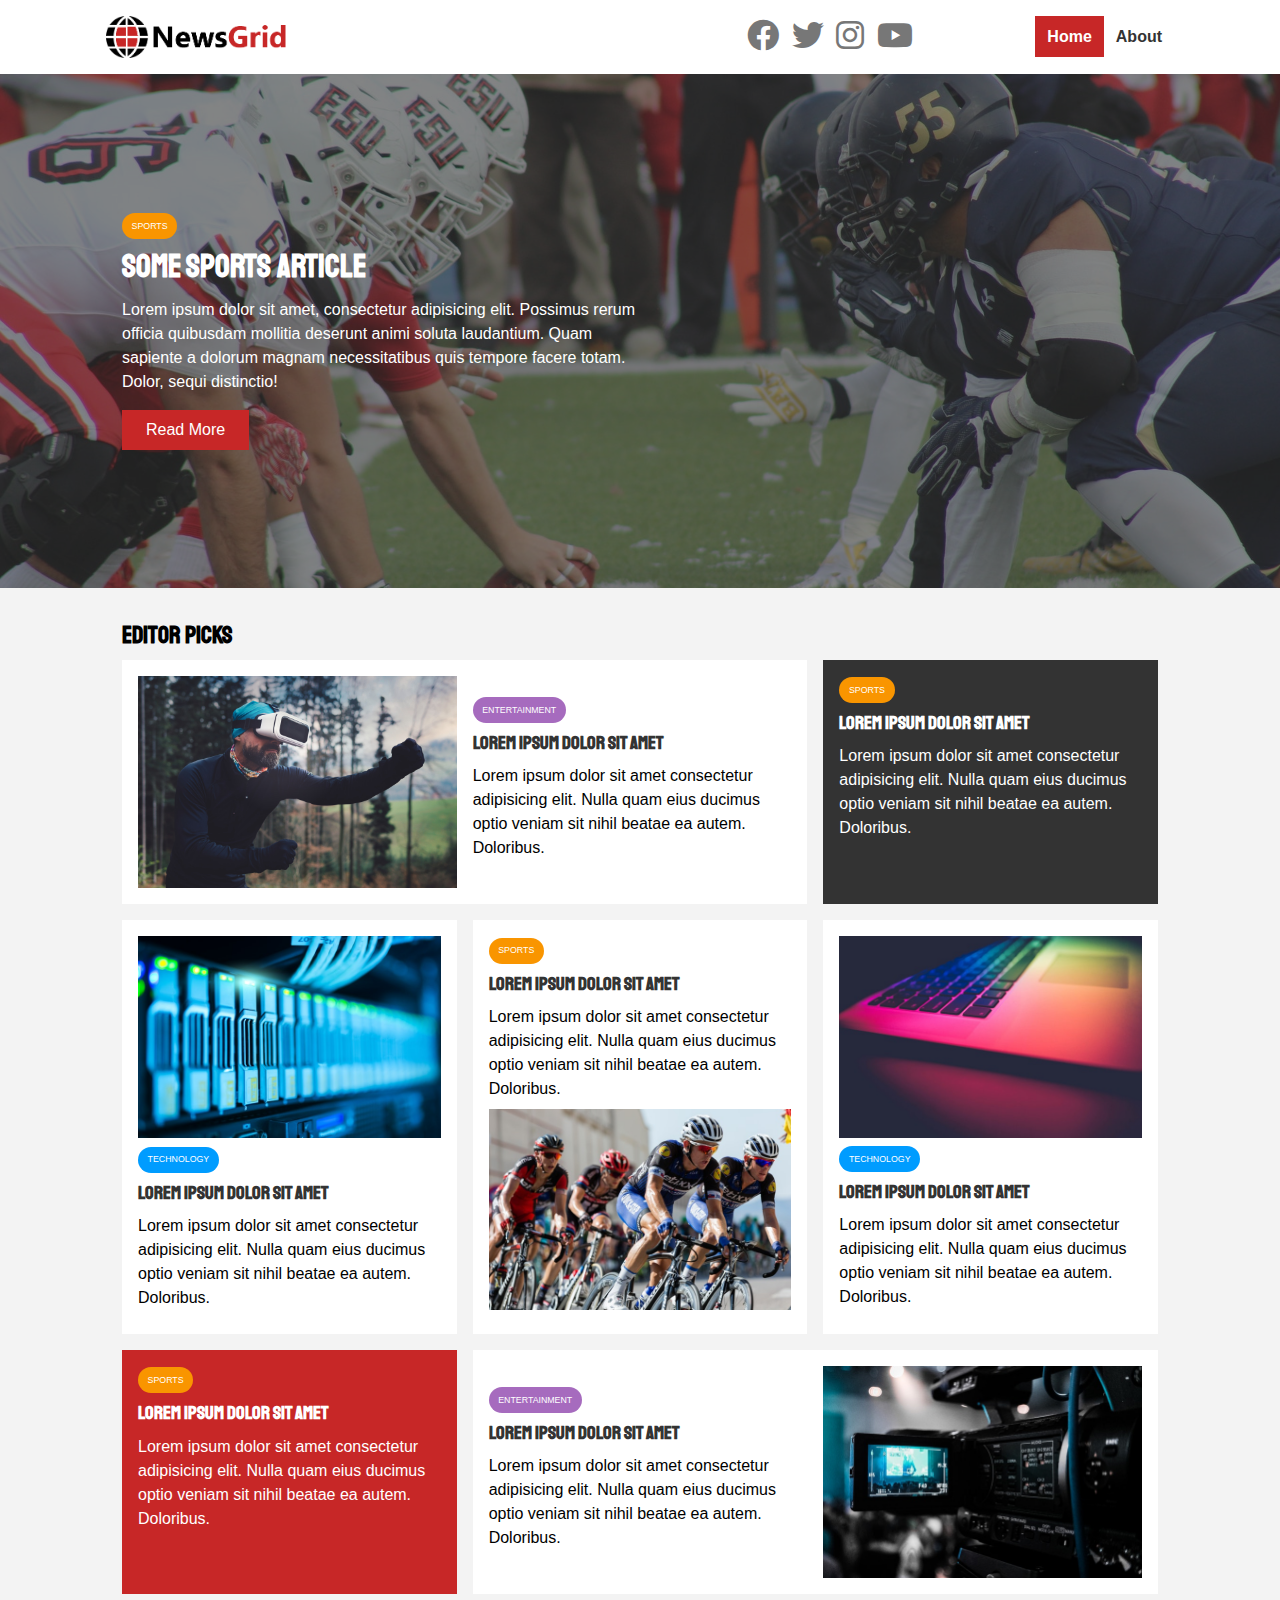
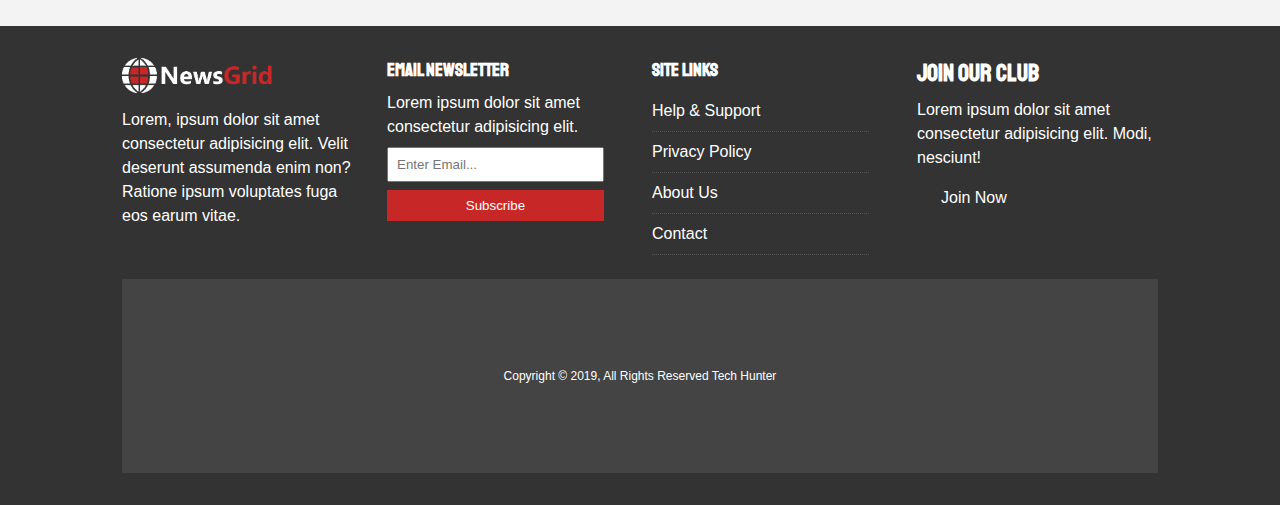
<file: index.html>
<!DOCTYPE html>
<html lang="en">
<head>
  <meta charset="UTF-8">
  <meta name="viewport" content="width=device-width, initial-scale=1.0">
  <link rel="stylesheet" href="https://cdnjs.cloudflare.com/ajax/libs/font-awesome/6.0.0/css/all.min.css">
  <link rel="preconnect" href="https://fonts.googleapis.com">
<link rel="preconnect" href="https://fonts.gstatic.com" crossorigin>
<link href="https://fonts.googleapis.com/css2?family=Open+Sans:wght@300;400&family=Quicksand:wght@400;500&family=Roboto:wght@100&family=Staatliches&display=swap" rel="stylesheet">
<link rel="stylesheet" href="css/style.css">  
<link rel="stylesheet" media="screen and (max-width: 768px)" href="css/mobile.css">
<link rel="shortcut icon" type="image/x-icon" href="/favicon.ico">
  <title>NewsGrid | Latest News</title>
</head>
<body>
  <nav id="main-nav">
    <div class="container">
      <img src="image_resources/logo.png" alt="NewsGrid" class="logo">
      <div class="social">
        <a href="http://facebook.com" target="_blank"><i class="fab fa-facebook fa-2x"></i></a>
        <a href="http://twitter.com" target="_blank"><i class="fab fa-twitter fa-2x"></i></a>
        <a href="http://instagram.com" target="_blank"><i class="fab fa-instagram fa-2x"></i></a>
        <a href="http://youtube.com" target="_blank"><i class="fab fa-youtube fa-2x"></i></a>
      </div>
      <ul>
        <li><a class="current" href="index.html">Home</a></li>
        <li><a href="about.html">About</a></li>
      </ul>
    </div>
  </nav>

  <!-- Showcase -->
  <header id="showcase">
    <div class="container">
      <div class="showcase-container">
        <div class="showcase-content">
          <div class="category category-sports">Sports</div>
          <h1>Some Sports Article</h1>
          <p>Lorem ipsum dolor sit amet, consectetur adipisicing elit. Possimus rerum officia quibusdam mollitia deserunt animi soluta laudantium. Quam sapiente a dolorum magnam necessitatibus quis tempore facere totam. Dolor, sequi distinctio!</p>
          <a href="article.html" class="btn btn-primary">Read More</a>
        </div>
      </div>
    </div>
  </header>

<section id="home-articles" class="py-2">
    <div class="container">
        <h2>Editor Picks</h2>
        <div class="articles-container">
          <article class="card">
            <img src="image_resources/articles/ent1.jpg" alt="">
            <div>
              <div class="category category-ent">Entertainment</div>
              <h3>
                <a href="article.html">Lorem ipsum dolor sit amet</a>
              </h3>
              <p>Lorem ipsum dolor sit amet consectetur adipisicing elit. Nulla quam eius ducimus optio veniam sit nihil beatae ea autem. Doloribus.</p>
            </div>
          </article>
          <article class="card bg-dark">
            <div class="category category-sports">Sports</div>
            <h3>
              <a href="article.html">Lorem ipsum dolor sit amet</a>
            </h3>
            <p>Lorem ipsum dolor sit amet consectetur adipisicing elit. Nulla quam eius ducimus optio veniam sit nihil beatae ea autem. Doloribus.</p>
          </article>
          <article class="card">
            <img src="image_resources/articles/tech1.jpg" alt="">
            <div class="category category-tech">Technology</div>
            <h3>
              <a href="article.html">Lorem ipsum dolor sit amet</a>
            </h3>
            <p>Lorem ipsum dolor sit amet consectetur adipisicing elit. Nulla quam eius ducimus optio veniam sit nihil beatae ea autem. Doloribus.</p>
          </article>
          <article class="card">
            <div class="category category-sports">Sports</div>
            <h3>
              <a href="article.html">Lorem ipsum dolor sit amet</a>
            </h3>
            <p>Lorem ipsum dolor sit amet consectetur adipisicing elit. Nulla quam eius ducimus optio veniam sit nihil beatae ea autem. Doloribus.</p>
            <img src="image_resources/articles/sports1.jpg" alt="">
          </article>
          <article class="card">
            <img src="image_resources/articles/tech2.jpg" alt="">
            <div class="category category-tech">Technology</div>
            <h3>
              <a href="article.html">Lorem ipsum dolor sit amet</a>
            </h3>
            <p>Lorem ipsum dolor sit amet consectetur adipisicing elit. Nulla quam eius ducimus optio veniam sit nihil beatae ea autem. Doloribus.</p>
          </article>
          <article class="card bg-primary">
            <div class="category category-sports">Sports</div>
            <h3>
              <a href="article.html">Lorem ipsum dolor sit amet</a>
            </h3>
            <p>Lorem ipsum dolor sit amet consectetur adipisicing elit. Nulla quam eius ducimus optio veniam sit nihil beatae ea autem. Doloribus.</p>
          </article>
          <article class="card">
            <div>
              <div class="category category-ent">Entertainment</div>
              <h3>
                <a href="article.html">Lorem ipsum dolor sit amet</a>
              </h3>
              <p>Lorem ipsum dolor sit amet consectetur adipisicing elit. Nulla quam eius ducimus optio veniam sit nihil beatae ea autem. Doloribus.</p>
            </div>
            <img src="image_resources/articles/ent2.jpg" alt="">
          </article>
        </div>
    </div>
  </section>

<!-- Footer -->
  <footer id="main-footer" class="py-2">
    <div class="container footer-container">
      <div>
        <img src="image_resources/logo_light.png" alt="NewsGrid">
        <p>Lorem, ipsum dolor sit amet consectetur adipisicing elit. Velit deserunt assumenda enim non? Ratione ipsum voluptates fuga eos earum vitae.</p>
      </div>
      <div>
        <h3>Email Newsletter</h3>
        <p>Lorem ipsum dolor sit amet consectetur adipisicing elit.</p>
        <form>
          <input type="email" placeholder="Enter Email...">
          <input type="submit" value="Subscribe" class="btn btn-primary">
        </form>
      </div>
      <div>
        <h3>Site Links</h3>
        <ul class="list">
          <li><a href="#">Help & Support</a></li>
          <li><a href="#">Privacy Policy</a></li>
          <li><a href="#">About Us</a></li>
          <li><a href="#">Contact</a></li>
        </ul>
      </div>
      <div>
        <h2>Join Our Club</h2>
        <p>Lorem ipsum dolor sit amet consectetur adipisicing elit. Modi, nesciunt!</p>
        <a href="#" class="btn btn-secondary">Join Now</a>
      </div>
      <div>
        <p>
          Copyright &copy; 2019, All Rights Reserved Tech Hunter
        </p>
      </div>
    </div>
  </footer>


</body>
</html>
</file>
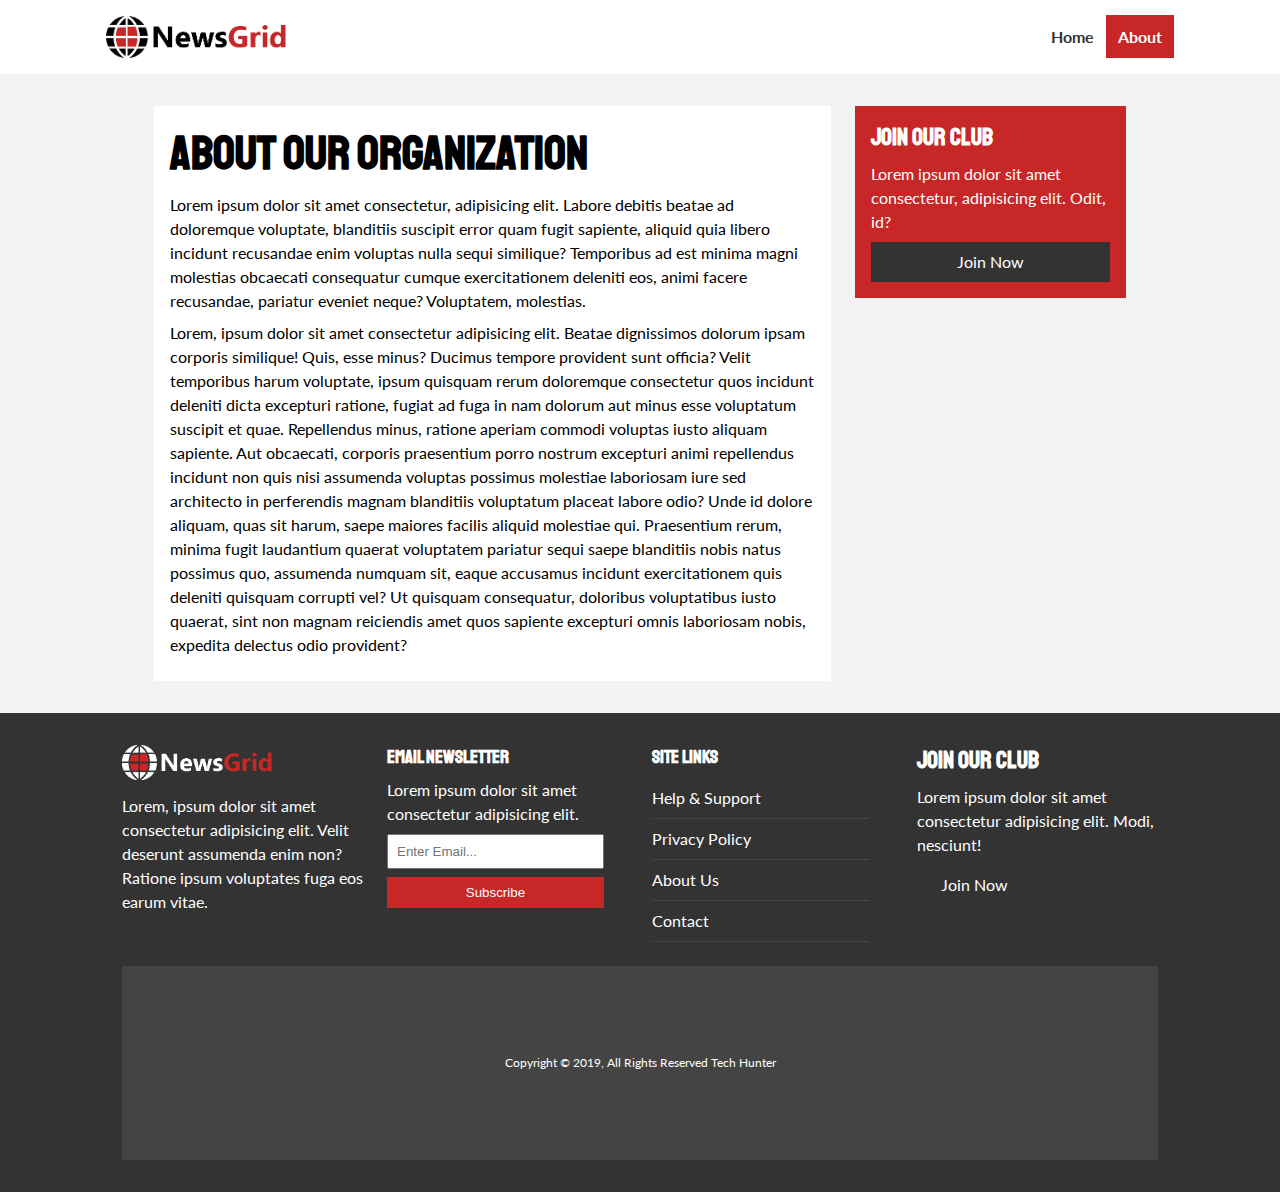
<file: about.html>
<!DOCTYPE html>
<html lang="en">
<head>
  <meta charset="UTF-8">
  <meta name="viewport" content="width=device-width, initial-scale=1.0">
  <meta http-equiv="X-UA-Compatible" content="ie=edge">
  <link rel="stylesheet" href="https://use.fontawesome.com/releases/v5.6.3/css/all.css" integrity="sha384-UHRtZLI+pbxtHCWp1t77Bi1L4ZtiqrqD80Kn4Z8NTSRyMA2Fd33n5dQ8lWUE00s/" crossorigin="anonymous">
  <link href="https://fonts.googleapis.com/css?family=Lato|Staatliches" rel="stylesheet">
  <link rel="stylesheet" href="css/style.css">
  <link rel="stylesheet" media="screen and (max-width: 768px)" href="css/mobile.css">
  <link rel="shortcut icon" type="image/x-icon" href="favicon.ico">
  <title>NewsGrid | About</title>
</head>
<body>
  <nav id="main-nav">
    <div class="container">
      <img src="image_resources/logo.png" alt="NewsGrid" class="logo">
      <div class="social">
        <a href="http://facebook.com" target="_blank"><i class="fab fa-facebook fa-2x"></i></a>
        <a href="http://twitter.com" target="_blank"><i class="fab fa-twitter fa-2x"></i></a>
        <a href="http://instagram.com" target="_blank"><i class="fab fa-instagram fa-2x"></i></a>
        <a href="http://youtube.com" target="_blank"><i class="fab fa-youtube fa-2x"></i></a>
      </div>
      <ul>
        <li><a href="index.html">Home</a></li>
        <li><a class="current" href="about.html">About</a></li>
      </ul>
    </div>
  </nav>

  <section id="about">
    <div class="container">
      <div class="page-container">
        <article class="card">
          <h1 class="l-heading">About Our Organization</h1>
          <p>Lorem ipsum dolor sit amet consectetur, adipisicing elit. Labore debitis beatae ad doloremque voluptate, blanditiis suscipit error quam fugit sapiente, aliquid quia libero incidunt recusandae enim voluptas nulla sequi similique? Temporibus ad est minima magni molestias obcaecati consequatur cumque exercitationem deleniti eos, animi facere recusandae, pariatur eveniet neque? Voluptatem, molestias.</p>
          <p>Lorem, ipsum dolor sit amet consectetur adipisicing elit. Beatae dignissimos dolorum ipsam corporis similique! Quis, esse minus? Ducimus tempore provident sunt officia? Velit temporibus harum voluptate, ipsum quisquam rerum doloremque consectetur quos incidunt deleniti dicta excepturi ratione, fugiat ad fuga in nam dolorum aut minus esse voluptatum suscipit et quae. Repellendus minus, ratione aperiam commodi voluptas iusto aliquam sapiente. Aut obcaecati, corporis praesentium porro nostrum excepturi animi repellendus incidunt non quis nisi assumenda voluptas possimus molestiae laboriosam iure sed architecto in perferendis magnam blanditiis voluptatum placeat labore odio? Unde id dolore aliquam, quas sit harum, saepe maiores facilis aliquid molestiae qui. Praesentium rerum, minima fugit laudantium quaerat voluptatem pariatur sequi saepe blanditiis nobis natus possimus quo, assumenda numquam sit, eaque accusamus incidunt exercitationem quis deleniti quisquam corrupti vel? Ut quisquam consequatur, doloribus voluptatibus iusto quaerat, sint non magnam reiciendis amet quos sapiente excepturi omnis laboriosam nobis, expedita delectus odio provident?</p>
        </article>
        <aside class="card bg-primary">
          <h2>Join Our Club</h2>
          <p>Lorem ipsum dolor sit amet consectetur, adipisicing elit. Odit, id?</p>
          <a href="#" class="btn btn-dark btn-block">Join Now</a>
        </aside>
      </div>
    </div>
  </section>

  <!-- Footer -->
  <footer id="main-footer" class="py-2">
    <div class="container footer-container">
      <div>
        <img src="image_resources/logo_light.png" alt="NewsGrid">
        <p>Lorem, ipsum dolor sit amet consectetur adipisicing elit. Velit deserunt assumenda enim non? Ratione ipsum voluptates fuga eos earum vitae.</p>
      </div>
      <div>
        <h3>Email Newsletter</h3>
        <p>Lorem ipsum dolor sit amet consectetur adipisicing elit.</p>
        <form>
          <input type="email" placeholder="Enter Email...">
          <input type="submit" value="Subscribe" class="btn btn-primary">
        </form>
      </div>
      <div>
        <h3>Site Links</h3>
        <ul class="list">
          <li><a href="#">Help & Support</a></li>
          <li><a href="#">Privacy Policy</a></li>
          <li><a href="#">About Us</a></li>
          <li><a href="#">Contact</a></li>
        </ul>
      </div>
      <div>
        <h2>Join Our Club</h2>
        <p>Lorem ipsum dolor sit amet consectetur adipisicing elit. Modi, nesciunt!</p>
        <a href="#" class="btn btn-secondary">Join Now</a>
      </div>
      <div>
        <p>
          Copyright &copy; 2019, All Rights Reserved Tech Hunter
        </p>
      </div>
    </div>
  </footer>

</body>
</html>
</file>
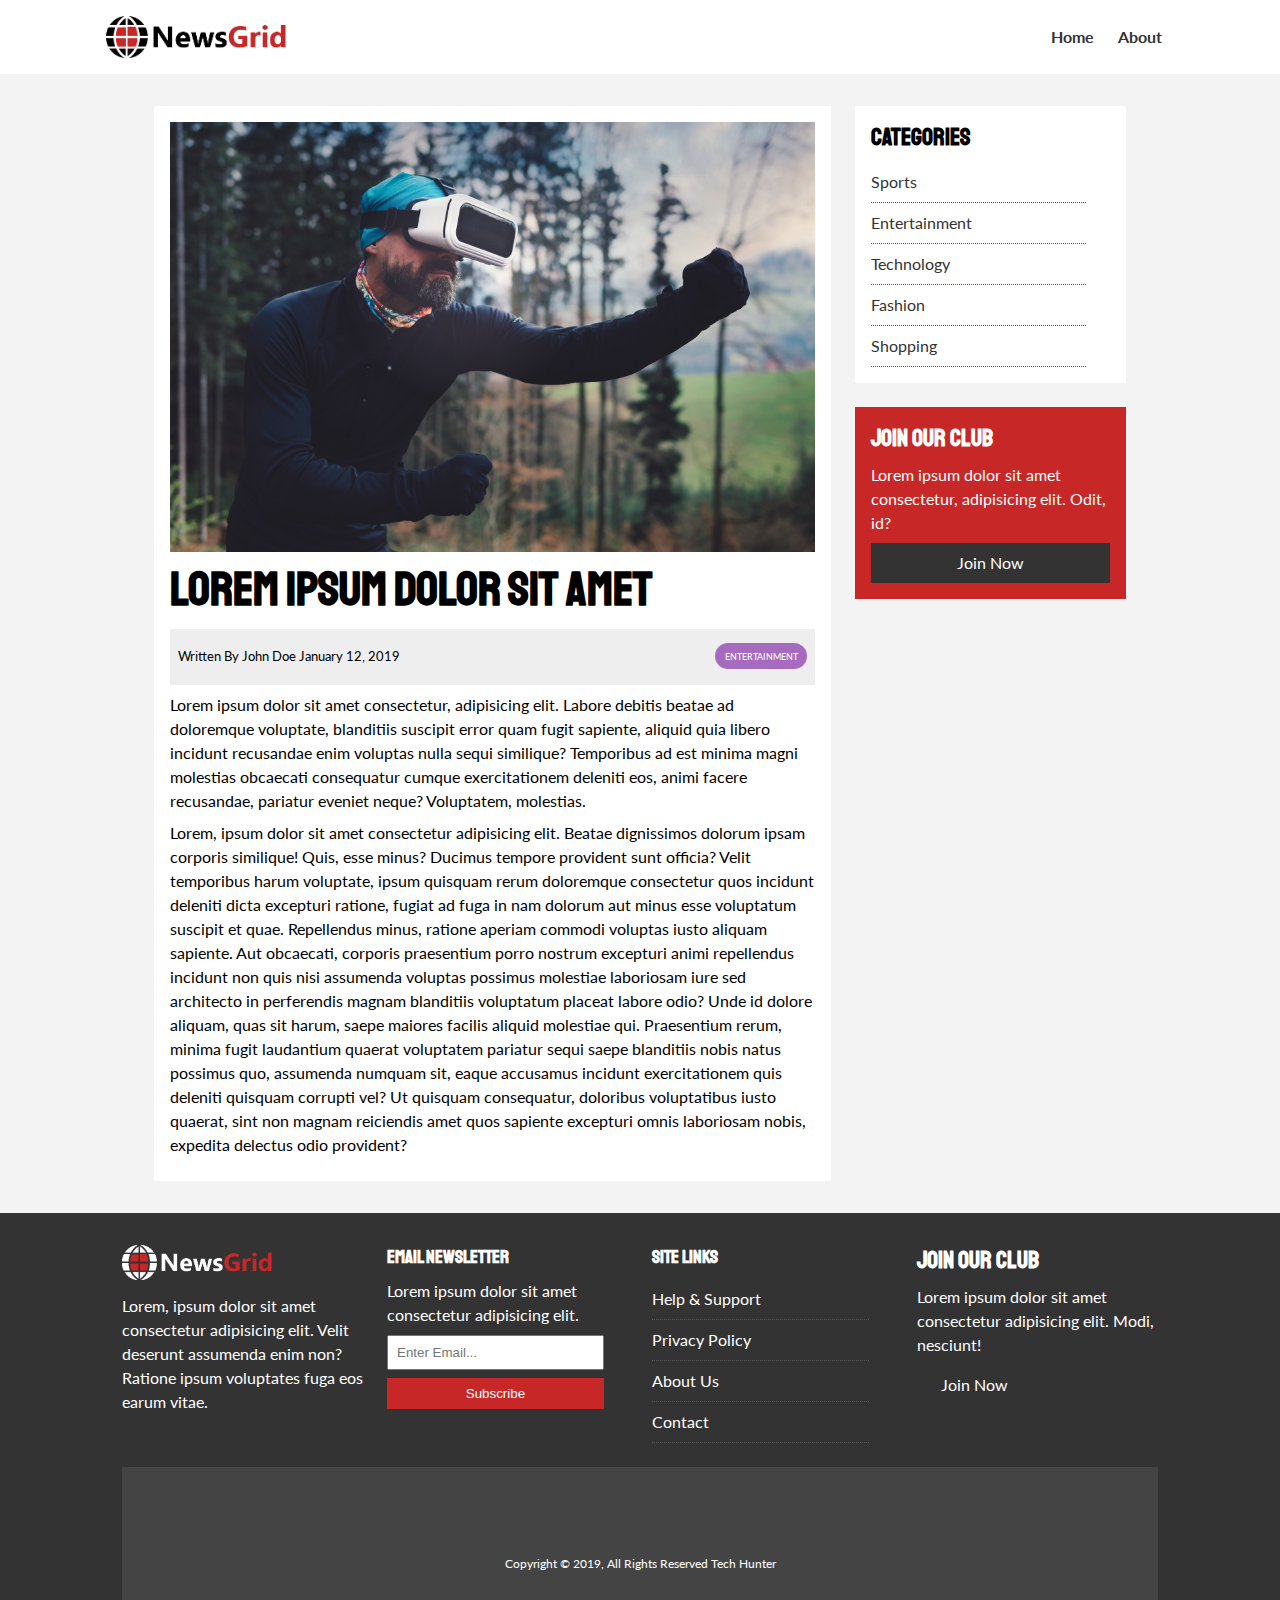
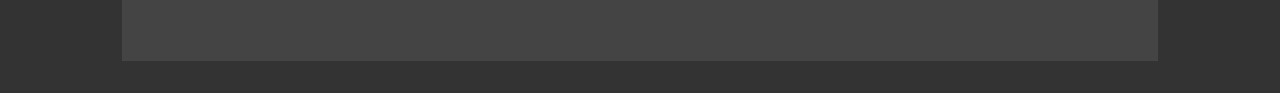
<file: article.html>
<!DOCTYPE html>
<html lang="en">
<head>
  <meta charset="UTF-8">
  <meta name="viewport" content="width=device-width, initial-scale=1.0">
  <meta http-equiv="X-UA-Compatible" content="ie=edge">
  <link rel="stylesheet" href="https://use.fontawesome.com/releases/v5.6.3/css/all.css" integrity="sha384-UHRtZLI+pbxtHCWp1t77Bi1L4ZtiqrqD80Kn4Z8NTSRyMA2Fd33n5dQ8lWUE00s/" crossorigin="anonymous">
  <link href="https://fonts.googleapis.com/css?family=Lato|Staatliches" rel="stylesheet">
  <link rel="stylesheet" href="css/style.css">
  <link rel="stylesheet" media="screen and (max-width: 768px)" href="css/mobile.css">
  <link rel="shortcut icon" type="image/x-icon" href="favicon.ico">
  <title>NewsGrid | Latest News</title>
</head>
<body>
  <nav id="main-nav">
    <div class="container">
      <img src="image_resources/logo.png" alt="NewsGrid" class="logo">
      <div class="social">
        <a href="http://facebook.com" target="_blank"><i class="fab fa-facebook fa-2x"></i></a>
        <a href="http://twitter.com" target="_blank"><i class="fab fa-twitter fa-2x"></i></a>
        <a href="http://instagram.com" target="_blank"><i class="fab fa-instagram fa-2x"></i></a>
        <a href="http://youtube.com" target="_blank"><i class="fab fa-youtube fa-2x"></i></a>
      </div>
      <ul>
        <li><a href="index.html">Home</a></li>
        <li><a href="about.html">About</a></li>
      </ul>
    </div>
  </nav>

  <section id="article">
    <div class="container">
      <div class="page-container">
        <article class="card">
          <img src="image_resources/articles/ent1.jpg" alt="">
          <h1 class="l-heading">Lorem ipsum dolor sit amet</h1>
          <div class="meta">
            <small>
              <i class="fas fa-user"></i> Written By John Doe January 12, 2019
            </small>
            <div class="category category-ent">Entertainment</div>
          </div>
          <p>Lorem ipsum dolor sit amet consectetur, adipisicing elit. Labore debitis beatae ad doloremque voluptate, blanditiis suscipit error quam fugit sapiente, aliquid quia libero incidunt recusandae enim voluptas nulla sequi similique? Temporibus ad est minima magni molestias obcaecati consequatur cumque exercitationem deleniti eos, animi facere recusandae, pariatur eveniet neque? Voluptatem, molestias.</p>
          <p>Lorem, ipsum dolor sit amet consectetur adipisicing elit. Beatae dignissimos dolorum ipsam corporis similique! Quis, esse minus? Ducimus tempore provident sunt officia? Velit temporibus harum voluptate, ipsum quisquam rerum doloremque consectetur quos incidunt deleniti dicta excepturi ratione, fugiat ad fuga in nam dolorum aut minus esse voluptatum suscipit et quae. Repellendus minus, ratione aperiam commodi voluptas iusto aliquam sapiente. Aut obcaecati, corporis praesentium porro nostrum excepturi animi repellendus incidunt non quis nisi assumenda voluptas possimus molestiae laboriosam iure sed architecto in perferendis magnam blanditiis voluptatum placeat labore odio? Unde id dolore aliquam, quas sit harum, saepe maiores facilis aliquid molestiae qui. Praesentium rerum, minima fugit laudantium quaerat voluptatem pariatur sequi saepe blanditiis nobis natus possimus quo, assumenda numquam sit, eaque accusamus incidunt exercitationem quis deleniti quisquam corrupti vel? Ut quisquam consequatur, doloribus voluptatibus iusto quaerat, sint non magnam reiciendis amet quos sapiente excepturi omnis laboriosam nobis, expedita delectus odio provident?</p>
        </article>

        <aside id="categories" class="card">
          <h2>Categories</h2>
          <ul class="list">
            <li><a href="#"><i class="fas fa-chevron-right"></i> Sports</a></li>
            <li><a href="#"><i class="fas fa-chevron-right"></i> Entertainment</a></li>
            <li><a href="#"><i class="fas fa-chevron-right"></i> Technology</a></li>
            <li><a href="#"><i class="fas fa-chevron-right"></i> Fashion</a></li>
            <li><a href="#"><i class="fas fa-chevron-right"></i> Shopping</a></li>
          </ul>
        </aside>

        <aside class="card bg-primary">
          <h2>Join Our Club</h2>
          <p>Lorem ipsum dolor sit amet consectetur, adipisicing elit. Odit, id?</p>
          <a href="#" class="btn btn-dark btn-block">Join Now</a>
        </aside>
      </div>
    </div>
  </section>

  <!-- Footer -->
  <footer id="main-footer" class="py-2">
    <div class="container footer-container">
      <div>
        <img src="image_resources/logo_light.png" alt="NewsGrid">
        <p>Lorem, ipsum dolor sit amet consectetur adipisicing elit. Velit deserunt assumenda enim non? Ratione ipsum voluptates fuga eos earum vitae.</p>
      </div>
      <div>
        <h3>Email Newsletter</h3>
        <p>Lorem ipsum dolor sit amet consectetur adipisicing elit.</p>
        <form>
          <input type="email" placeholder="Enter Email...">
          <input type="submit" value="Subscribe" class="btn btn-primary">
        </form>
      </div>
      <div>
        <h3>Site Links</h3>
        <ul class="list">
          <li><a href="#">Help & Support</a></li>
          <li><a href="#">Privacy Policy</a></li>
          <li><a href="#">About Us</a></li>
          <li><a href="#">Contact</a></li>
        </ul>
      </div>
      <div>
        <h2>Join Our Club</h2>
        <p>Lorem ipsum dolor sit amet consectetur adipisicing elit. Modi, nesciunt!</p>
        <a href="#" class="btn btn-secondary">Join Now</a>
      </div>
      <div>
        <p>
          Copyright &copy; 2019, All Rights Reserved Tech Hunter
        </p>
      </div>
    </div>
  </footer>

</body>
</html>
</file>
<file: css/style.css>
:root {
  --primary-color: #c72727;
  --secoundary-color: #f99500;
  --light-color: #f3f3f3;
  --dark-color: #333;
  --max-width: 1100px
}

.category {
  --sports-color: #f99500;
  --ent-color: #a66bbe;
  --tech-color: #009cff;
}

* {
  margin: 0;
  padding: 0;
  box-sizing: border-box;
}

body {
  font-family: 'Lato', sans-serif;
  line-height: 1.5;
  background: var(--light-color);
}

a {
  color: #333;
  text-decoration: none;
}

ul {
  list-style: none;
}

p {
  margin: 0.5rem 0;
}

img {
  width: 100%;
}

h1, h2, h3, h4, h5, h6 {
  font-family: 'Staatliches', cursive;
  margin-bottom: .55rem;
  line-height: 1.3;
}

/* utility */
.container {
  max-width: var(--max-width);
  margin: auto;
  padding: 0 2rem;
  overflow: hidden;
}

.category {
  display: inline-block;
  color: #fff;
  font-size: 0.55rem;
  text-transform: uppercase;
  padding: 0.4rem 0.6rem;
  border-radius: 15px;
  margin-bottom: 0.5rem;
}

.category-sports { background: var(--sports-color) }
.category-ent { background: var(--ent-color) }
.category-tech { background: var(--tech-color) }

.btn {
  display: inline-block;
  border: none;
  background: var(--dark-color);
  color: #fff;
  padding: 0.5rem 1.5rem;
}

.btn-light { background: var(--light-color) }
.btn-primary { background: var(--primary-color) }
.btn-secondary { background: var(--secondary-color) }

.btn-block {
  display: block;
  width: 100%;
  text-align: center;
}

.btn:hover {
  opacity: 0.9;
}

.card {
  background: #fff;
  padding: 1rem;
}

.bg-dark {
  background: var(--dark-color);
  color: #fff;
}

.bg-primary {
  background: var(--primary-color);
  color: #fff;
}

.bg-secondary {
  background: var(--secondary-color);
  color: #fff;
}

.py-1 {
  padding: 1.5rem 0;
}
.py-2 {
  padding: 2rem 0;
}
.py-3 {
  padding: 3rem 0;
}
.p-1 {
  padding: 1.5rem;
}
.p-2 {
  padding: 2rem;
}
.p-3 {
  padding: 3rem;
}

.bg-dark h1,
.bg-dark h2,
.bg-dark h3, 
.bg-dark a,
.bg-primary h1,
.bg-primary h2,
.bg-primary h3, 
.bg-primary a,
.bg-secondary h1,
.bg-secondary h2,
.bg-secondary h3, 
.bg-secondary a {
  color: #fff;
}


.py-1 {  padding: 1.5rem 0;}
.py-2 {  padding: 2rem 0;}
.py-3 {  padding: 3rem 0;}
.p-1 {  padding: 1.5rem;}
.p-2 {  padding: 2rem ;}
.p-3 {  padding: 3rem ;}

.l-heading {
  font-size: 3rem;
}

.list li {
  padding: .5rem 0;
  border-bottom: #555 dotted 1px;
  width: 90%;
}

.list li a:hover {
  color: var(--primary-color) !important;
}

/* Inner page grid container */
.page-container {
  display: grid;
  grid-template-columns: 5fr 2fr ;
  margin: 2rem;
  grid-gap: 1.5rem;
}

.page-container > *:first-child {
  grid-row: 1 / span 3;
}

/* Navigation */
#main-nav {
  background: #fff;
  position: sticky;
  top: 0;
  z-index: 2;
}

#main-nav .container {
  display: grid;
  grid-template-columns: 6fr 3fr 2fr;
  padding: 1rem;
  align-items: center;
}

#main-nav .logo {
  width: 180px;
}

#main-nav ul {
  justify-self: end;
  display: flex;
}

#main-nav ul li a {
  padding: 0.75rem;
  font-weight: bold;
}

#main-nav ul li a.current {
  background: var(--primary-color);
  color: #fff;
}

#main-nav ul li a:hover {
  background: var(--light-color);
  color: var(--dark-color);
}

#main-nav .social {
  justify-self: center;
}

#main-nav .social i {
  color: #777;
  margin-right: .5rem;
}


/* Showcase */
#showcase {
  color: #fff;
  background: #333;
  padding: 2rem;
  position: relative;

}

#showcase:before {
  content: '';
  background: url('../image_resources/featured.jpg') no-repeat center center/cover;
  position: absolute;
  top: 0;
  left: 0;
  width: 100%;
  height: 100%;
  opacity: 0.4;
}

#showcase .showcase-container {
  display: grid;
  grid-template-columns: repeat(2, 1fr);
  justify-content: center;
  align-items: center;
  height: 50vh;
}

#showcase .showcase-content {
  z-index: 1;
}

#showcase .showcase-content p {
  margin-bottom: 1rem;
}

/* Home articles */
#home-articles .articles-container {
  display: grid;
  grid-template-columns: repeat(3, 1fr);
  grid-gap: 1rem;
}

#home-articles .articles-container > *:first-child,
#home-articles .articles-container > *:last-child {
  display: grid;
  grid-template-columns: repeat(2, 1fr);
  grid-gap: 1rem;
  align-items: center;
  grid-column: 1 / span 2;
} 

#home-articles .articles-container > *:last-child {
  grid-column: 2 /span 2;
}

#article .meta {
  display: flex;
  justify-content: space-between;
  align-items: center;
  background: #eee;
  padding: 0.5rem;
}

#article .meta .category {
  margin-top: 0.4rem;
}

/* Footer */
#main-footer {
  background: var(--dark-color);
  color: #fff;
}

#main-footer img {
  width: 150px;
}

#main-footer a {
  color: #fff;
}

#main-footer .footer-container {
  display: grid;
  grid-template-columns: repeat(4, 1fr);
  grid-gap: 1.5rem;
}

#main-footer .footer-container > *:last-child {
  background: #444;
  grid-column: 1 /span 4;
  padding: 5rem;
  text-align: center;
  font-size: 0.75rem;
}

#main-footer .footer-container input[type='email'] {
  width: 90%;
  padding: 0.5rem;
  margin-bottom: 0.5rem;
}

#main-footer .footer-container input[type='submit'] {
  width: 90%;
}
</file>
<file: css/mobile.css>
#main-nav .social {
  display: none;
}

#main-nav .container {
  grid-template-columns: 1fr;
  grid-gap: 1.2rem;
}

#main-nav ul,
#main-nav .logo {
  justify-self: center;
}

#main-nav ul li a {
  padding: 0.50rem;
}

#home-articles .articles-container {
  grid-template-columns: repeat(2, 1fr);
}

#home-articles .articles-container > *:first-child,
#home-articles .articles-container > *:last-child{
  grid-template-columns: 1fr;
  grid-column: 1;
}

/* #main-footer .footer-container {
  grid-template-columns: 1fr;
  grid-column: 1;
} */

@media(max-width: 600px) {
  #showcase .showcase-container,
  #home-articles .articles-container,
  #main-footer .footer-container {
    grid-template-columns: 1fr;
  }
  #main-footer .footer-container > *:last-child {
    grid-column: 1;
  }
  
  #main-footer .footer-container > *:first-child,
  #main-footer .footer-container > *:nth-child(2) {
    border-bottom: #444 dotted 1px;
    padding-bottom: 1rem;
  }

  .page-container {
    grid-template-columns: 1fr;
    text-align: center;
  }

  .page-container > *:first-child {
    grid-row: 1;
  }

  .l-heading {
    font-size: 2rem;
  }
}
</file>
